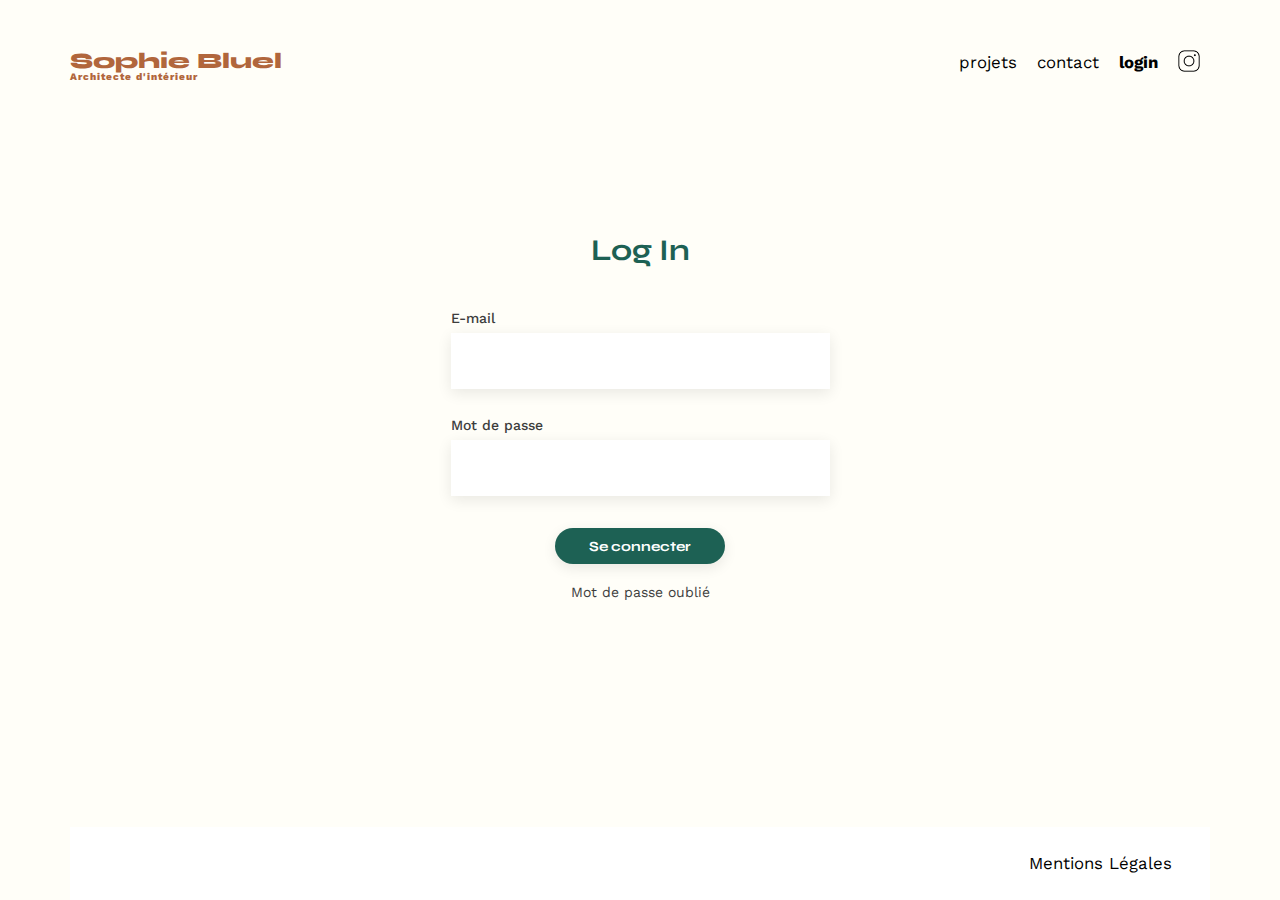
<file: FrontEnd/login.html>
<!DOCTYPE html>
<html lang="fr">

<head>
    <meta charset="UTF-8">
    <title>Connexion</title>
    <meta name="viewport" content="width=device-width, initial-scale=1.0">
    <link rel="preconnect" href="https://fonts.googleapis.com">
    <link rel="preconnect" href="https://fonts.gstatic.com" crossorigin>
    <link href="https://fonts.googleapis.com/css2?family=Syne:wght@700;800&family=Work+Sans&display=swap"
        rel="stylesheet">
    <meta name="description" content="">
    <link rel="stylesheet" href="./assets/style.css">
    <script src="scripts/login.js" defer></script>
</head>

<body class="body-full-height">
    <header>
        <h1>Sophie Bluel <span>Architecte d'intérieur</span></h1>
        <nav>
            <ul>
                <li><a href="index.html#portfolio">projets</a></li>
                <li><a href="index.html#contact">contact</a></li>
                <li class="active-link">login</li>
                <li><img src="./assets/icons/instagram.png" alt="Instagram"></li>
            </ul>
        </nav>
    </header>
    <main class="full-height-container">
        <section id="login">
            <h1>Log In</h1>
            <form action="">
                <label for="email">E-mail</label>
                <input type="text" name="email" id="email">
                <span id="emailError" class="error"></span>
                <label for="password">Mot de passe</label>
                <input type="text" name="password" id="password">
                <span id="passwordError" class="error"></span>
                <div class="login-buttons-wrapper">
                    <input id='submit-button' type="submit" value="Se connecter">
                    <a href="">Mot de passe oublié</a>
                </div>
            </form>
        </section>
    </main>

    <footer>
        <nav>
            <ul>
                <li>Mentions Légales</li>
            </ul>
        </nav>
    </footer>
</body>

</html>
</file>
<file: FrontEnd/assets/style.css>
/* http://meyerweb.com/eric/tools/css/reset/
   v2.0 | 20110126
   License: none (public domain)
*/

html,
body,
div,
span,
applet,
object,
iframe,
h1,
h2,
h3,
h4,
h5,
h6,
p,
blockquote,
pre,
a,
abbr,
acronym,
address,
big,
cite,
code,
del,
dfn,
em,
img,
ins,
kbd,
q,
s,
samp,
small,
strike,
strong,
sub,
sup,
tt,
var,
b,
u,
i,
center,
dl,
dt,
dd,
ol,
ul,
li,
fieldset,
form,
label,
legend,
table,
caption,
tbody,
tfoot,
thead,
tr,
th,
td,
article,
aside,
canvas,
details,
embed,
figure,
figcaption,
footer,
header,
hgroup,
menu,
nav,
output,
ruby,
section,
summary,
time,
mark,
audio,
video {
	margin: 0;
	padding: 0;
	border: 0;
	font-size: 100%;
	font: inherit;
	vertical-align: baseline;
}

/* HTML5 display-role reset for older browsers */
article,
aside,
details,
figcaption,
figure,
footer,
header,
hgroup,
menu,
nav,
section {
	display: block;
}

body {
	line-height: 1;
}

ol,
ul {
	list-style: none;
}

blockquote,
q {
	quotes: none;
}

blockquote:before,
blockquote:after,
q:before,
q:after {
	content: '';
	content: none;
}

table {
	border-collapse: collapse;
	border-spacing: 0;
}

/** end reset css**/
body {
	max-width: 1140px;
	margin: auto;
	font-family: 'Work Sans';
	font-size: 14px;
	background-color: #FFFEF8;
}

a {
	color: #000000;
	text-decoration: none;
}

header {
	display: flex;
	justify-content: space-between;
	margin: 50px 0
}

header nav img {
	width: 22px;
}

section {
	margin: 50px 0
}

h1 {
	display: flex;
	flex-direction: column;
	font-family: 'Syne';
	font-size: 22px;
	font-weight: 800;
	color: #B1663C
}

h1>span {
	font-family: 'Work Sans';
	font-size: 10px;
	letter-spacing: 0.1em;
	;
}

h2 {
	font-family: 'Syne';
	font-weight: 700;
	font-size: 30px;
	color: #1D6154
}

select {
	height: 50px;
	padding: 0 16px;
	font-size: 1.2em;
	border: 2px solid transparent;
	box-shadow: 0px 4px 14px rgba(0, 0, 0, 0.09);
	font-family: 'Work Sans';
	font-weight: 400;
	font-size: 14px;
	color: #444444;
	padding-left: 16px;
}

.login-buttons-wrapper a {
	color: #3D3D3D;
}

nav ul {
	display: flex;
	align-items: center;
	list-style-type: none;

}

nav li {
	padding: 0 10px;
	font-size: 1.2em;
}

li a:hover {
	color: #B1663C;
}

.active-link {
	font-family: 'Work Sans';
	font-weight: 700;
}

#introduction {
	display: flex;
	align-items: center;
}

#introduction figure {
	flex: 1
}

#introduction img {
	display: block;
	margin: auto;
	width: 80%;
}

#introduction article {
	flex: 1
}

#introduction h2 {
	margin-bottom: 1em;
}

#introduction p {
	margin-bottom: 0.5em;
}

#portfolio {
	margin-top: 139px;
}

#portfolio h2 {
	text-align: center;
	margin-bottom: 1em;
}

.tabs {
	display: flex;
	justify-content: center;
	margin: 3em;
}

.tabs ul {
	display: flex;
	gap: 0.6em;
}

.tabs li {
	padding: 0;
}

.tabs a {
	display: flex;
	align-items: center;
	height: 37px;
	padding: 0 20px 0 20px;
	box-shadow: inset 0px 0px 0px 1px #1D6154;
	border-radius: 60px;
	font-family: 'Syne';
	font-weight: 700;
	font-size: 16px;
	line-height: 19px;
	text-align: center;
	color: #1D6154;
	box-sizing: border-box;
}

.tabs a:hover {
	box-shadow: inset 0px 0px 0px 2px #1D6154;
	color: #1D6154;
	cursor: pointer;
}

.tabs a.active {
	background-color: #1D6154;
	color: #FFFEF8;
	cursor: pointer;
}

.gallery {
	width: 100%;
	display: grid;
	grid-template-columns: 1fr 1fr 1fr;
	grid-column-gap: 20px;
	grid-row-gap: 20px;
}

.gallery img {
	width: 100%;

}

#contact {
	width: 50%;
	margin: auto;
}

#contact>* {
	text-align: center;

}

#contact h2 {
	margin-bottom: 20px;
}

#contact form {
	text-align: left;
	margin-top: 30px;
	display: flex;
	flex-direction: column;
}

#contact input {
	height: 50px;
	font-size: 1.2em;
	border: none;
	box-shadow: 0px 4px 14px rgba(0, 0, 0, 0.09);
}

#contact label {
	margin: 2em 0 1em 0;
}

#contact textarea {
	border: none;
	box-shadow: 0px 4px 14px rgba(0, 0, 0, 0.09);
}

input[type="submit"] {
	font-family: 'Syne';
	font-weight: 700;
	color: white;
	background-color: #1D6154;
	margin: 2em auto;
	width: 180px;
	text-align: center;
	border-radius: 60px;
}

footer {
	background-color: #ffffff;
}

footer nav ul {
	display: flex;
	justify-content: flex-end;
	margin: 2em
}

/***** Modale *****/

#edit-button {
	cursor: pointer;
}

#edit-button:hover {
	color: #B1663C;
}

.modal {
	display: none;
	justify-content: center;
	align-items: center;
	position: fixed;
	z-index: 1;
	left: 0;
	top: 0;
	width: 100%;
	height: 100%;
	overflow: auto;
	background-color: rgba(0, 0, 0, 0.3);
}

.modal-content {
	display: flex;
	flex-direction: column;
	background-color: #ffffff;
	margin: auto;
	padding: 60px 105px 45px 105px;
	width: 630px;
	border-radius: 10px;
	position: relative;
	box-sizing: border-box;
}

.modal-button {
	display: flex;
	justify-content: center;
	align-items: center;
	position: absolute;
	width: 24px;
	height: 24px;
	background-color: transparent;
	border: none;
}

.modal-button:hover {
	color: rgb(255, 0, 0);
	text-decoration: none;
	cursor: pointer;
}

.close {
	top: 30px;
	right: 30px;
}

.previous {
	top: 30px;
	left: 30px;
}

.modal h2 {
	font-family: 'Work Sans';
	font-weight: 400;
	font-size: 26px;
	line-height: 30px;
	text-align: center;
	color: #000000;
}

.separator {
	width: 100%;
	border-top: 1px solid #B3B3B3;
	margin: 67px 0 38px 0;
}

.modal input[type="submit"] {
	height: 36px;
	padding: 0 2.4em;
	margin: auto;
	width: 237px;
	font-size: 1em;
	border: none;
	box-shadow: 0px 4px 14px rgba(0, 0, 0, 0.09);
	cursor: pointer;
}

.modal-gallery {
	display: grid;
	grid-template-columns: repeat(5, 1fr);
	grid-gap: 29px 9px;
	margin-top: 46px;
}

.preview-wrapper {
	position: relative;
	width: 76.61px;
	height: 102.57px;
}

.preview-img {
	width: 100%;
	height: 100%;
}

.delete-button {
	display: flex;
	justify-content: center;
	align-items: center;
	position: absolute;
	top: 6px;
	right: 6px;
	width: 17px;
	height: 17px;
	background-color: #000000;
	border-radius: 2px;
	cursor: pointer;
}

.img-upload-zone {
	display: flex;
	flex-direction: column;
	justify-content: center;
	align-items: center;
	margin-top: 36px;
	background: #E8F1F7;
	border-radius: 3px;
}

#img-upload-zone-content {
	display: flex;
	flex-direction: column;
	justify-content: center;
	align-items: center;
	gap: 7px;
	padding: 19px;
}

.img-placeholder {
	width: 76px;
	height: 76px;
}

.custom-file-upload {
	position: relative;
	display: flex;
}

.custom-file-upload label {
	margin: 0;
}

#file-upload-button {
	padding: 10px 33px;
	background: #CBD6DC;
	border-radius: 50px;
	color: #306685;
	border: none;
	font-family: 'Work Sans';
	font-weight: 500;
	font-size: 14px;
	line-height: 16px;
	cursor: pointer;
}

#img-file-input {
	display: none;
}

#img-preview {
	display: none;
	height: 178px;
}

#modal-2 form {
	display: flex;
	flex-direction: column;
}

/***** Login Page *****/

.body-full-height {
	display: flex;
	flex-direction: column;
	height: 100vh;
}

.full-height-container {
	height: 100%;
}

#login {
	display: flex;
	flex-direction: column;
	gap: 01em;
	box-sizing: border-box;
	margin: 0;
	width: 100%;
	height: 100%;
	padding-top: 100px;
	align-items: center;
}

#login form {
	display: flex;
	flex-direction: column;
	width: 379px;
}

#login h1 {
	font-weight: 700;
	font-size: 30px;
	line-height: 36px;
	color: #1D6154;
}

label {
	margin: 2em 0 0.5em 0;
	font-family: 'Work Sans';
	font-style: normal;
	font-weight: 500;
	font-size: 14px;
	line-height: 16px;
	color: #3D3D3D;
}

input {
	height: 50px;
	border: 2px solid transparent;
	box-shadow: 0px 4px 14px rgba(0, 0, 0, 0.09);
	font-family: 'Work Sans';
	font-weight: 400;
	font-size: 14px;
	color: #444444;
	padding-left: 16px;


}

#login input[type="submit"] {
	height: 36px;
	padding: 0 2.4em;
	margin: 0;
	width: auto;
	font-size: 1em;
	border: none;
	box-shadow: 0px 4px 14px rgba(0, 0, 0, 0.09);
	cursor: pointer;
}

#login input[type="submit"]:hover {
	background-color: #297063;
}

.login-buttons-wrapper {
	display: flex;
	flex-direction: column;
	align-items: center;
	margin-top: 2.3em;
	gap: 1.5em;
}

.input-wrapper {
	display: flex;
	flex-direction: column;
	gap: 7px;
}

.error {
	color: red;
	display: none;
	margin-top: 0.5em;
}

#edition-banner {
	display: flex;
	align-items: center;
	justify-content: center;
	height: 59px;
	width: 100vw;
	position: absolute;
	left: 0;
	top: 0;
	background-color: black;
	gap: 12px;
	font-family: 'Work Sans';
	font-weight: 400;
	font-size: 16px;
	line-height: 19px;
	color: #FFFFFF;
}

#heading-wrapper {
	display: flex;
	gap: 2em;
	justify-content: center;
}

#heading-wrapper img {
	width: 16px;
	height: 16px;
}

#edit-button {
	display: flex;
	gap: 0.65em;
	align-items: center;
	height: 32px;
	font-family: 'Work Sans';
	font-style: normal;
	font-weight: 400;
	font-size: 14px;
	line-height: 16px;
	color: #000000;
}

.modal input[type="submit"].button-disabled {
	background-color: #A7A7A7;
	cursor: not-allowed;
}
</file>
